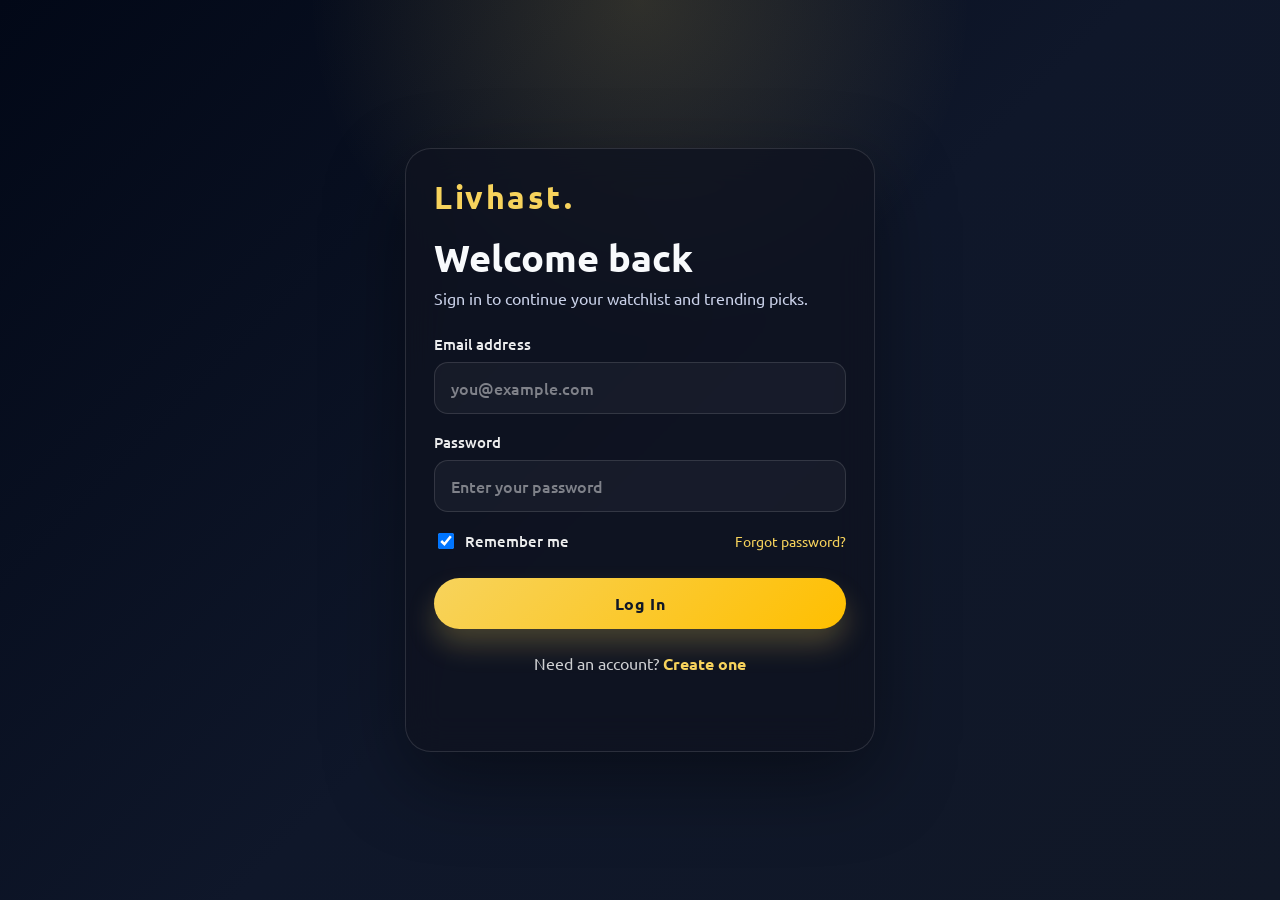
<file: Homepage/login.html>
<!DOCTYPE html>
<html lang="en">
<head>
    <meta charset="UTF-8">
    <meta name="viewport" content="width=device-width, initial-scale=1.0">
    <title>Livhast | Login</title>
    <link rel="preconnect" href="https://fonts.googleapis.com">
    <link rel="preconnect" href="https://fonts.gstatic.com" crossorigin>
    <link href="https://fonts.googleapis.com/css2?family=Ubuntu:wght@400;500;700&display=swap" rel="stylesheet">
    <link rel="stylesheet" href="auth.css">
</head>
<body class="auth-body">
    <div class="auth-shell">
        <div class="auth-card">
            <div class="brand-row">
                <a href="home.html" class="brand-mark">Livhast.</a>
            </div>
            <h1>Welcome back</h1>
            <p class="subtitle">Sign in to continue your watchlist and trending picks.</p>

            <form id="loginForm" novalidate>
                <label>
                    <span>Email address</span>
                    <input type="email" name="email" placeholder="you@example.com" required>
                </label>

                <label>
                    <span>Password</span>
                    <input type="password" name="password" placeholder="Enter your password" required>
                </label>

                <div class="row-inline">
                    <label class="checkbox-wrap">
                        <input type="checkbox" checked>
                        <span>Remember me</span>
                    </label>
                    <a href="#" class="mini-link">Forgot password?</a>
                </div>

                <button type="submit">Log In</button>
            </form>

            <p class="auth-footer">Need an account? <a href="signup.html">Create one</a></p>
            <p id="formMessage" class="form-message" aria-live="polite"></p>
        </div>
    </div>

    <script src="auth.js"></script>
</body>
</html>
</file>
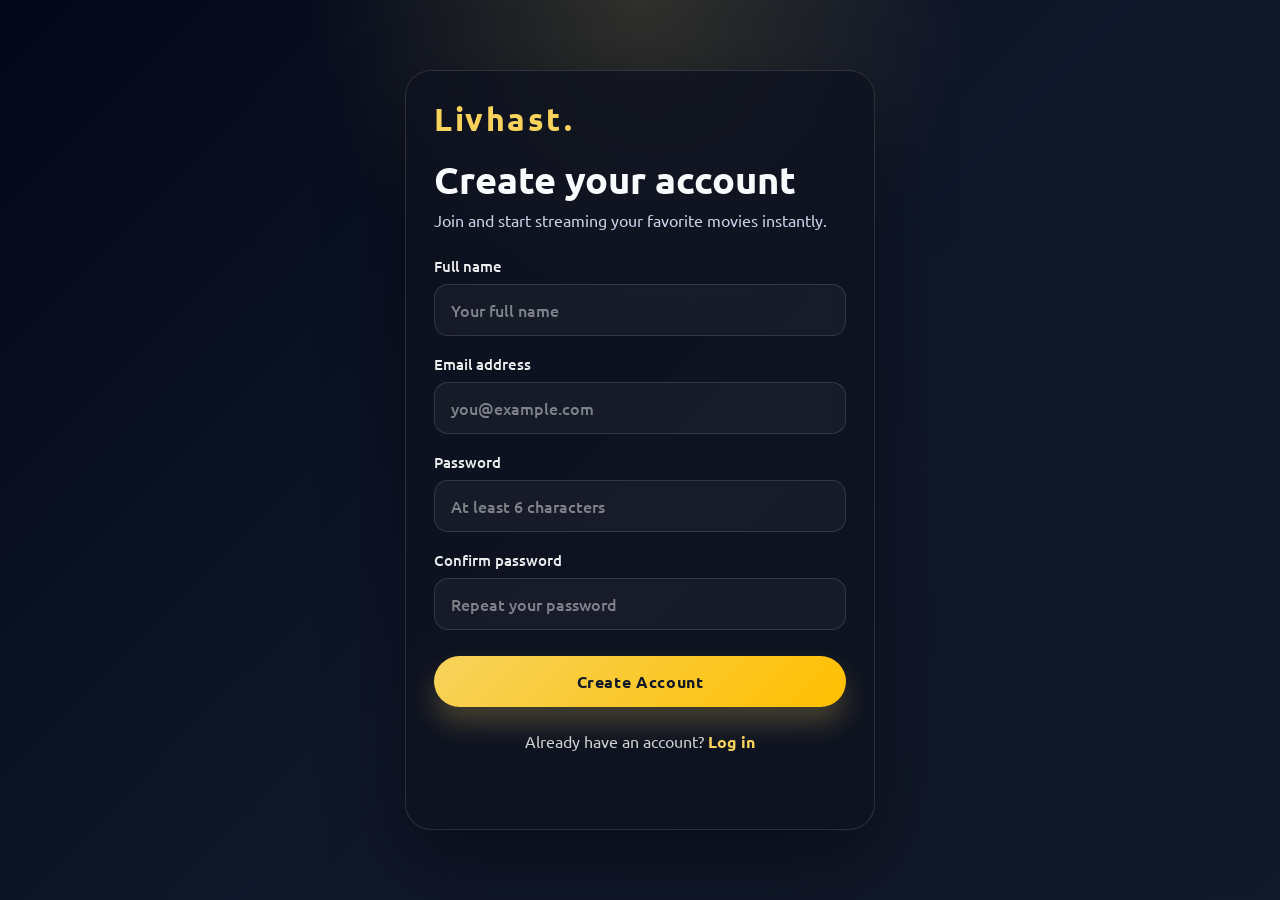
<file: Homepage/signup.html>
<!DOCTYPE html>
<html lang="en">
<head>
    <meta charset="UTF-8">
    <meta name="viewport" content="width=device-width, initial-scale=1.0">
    <title>Livhast | Sign Up</title>
    <link rel="preconnect" href="https://fonts.googleapis.com">
    <link rel="preconnect" href="https://fonts.gstatic.com" crossorigin>
    <link href="https://fonts.googleapis.com/css2?family=Ubuntu:wght@400;500;700&display=swap" rel="stylesheet">
    <link rel="stylesheet" href="auth.css">
</head>
<body class="auth-body">
    <div class="auth-shell">
        <div class="auth-card">
            <div class="brand-row">
                <a href="home.html" class="brand-mark">Livhast.</a>
            </div>
            <h1>Create your account</h1>
            <p class="subtitle">Join and start streaming your favorite movies instantly.</p>

            <form id="signupForm" novalidate>
                <label>
                    <span>Full name</span>
                    <input type="text" name="fullName" placeholder="Your full name" required>
                </label>

                <label>
                    <span>Email address</span>
                    <input type="email" name="email" placeholder="you@example.com" required>
                </label>

                <label>
                    <span>Password</span>
                    <input type="password" name="password" placeholder="At least 6 characters" required>
                </label>

                <label>
                    <span>Confirm password</span>
                    <input type="password" name="confirmPassword" placeholder="Repeat your password" required>
                </label>

                <button type="submit">Create Account</button>
            </form>

            <p class="auth-footer">Already have an account? <a href="login.html">Log in</a></p>
            <p id="formMessage" class="form-message" aria-live="polite"></p>
        </div>
    </div>

    <script src="auth.js"></script>
</body>
</html>
</file>
<file: Homepage/auth.css>
:root {
    --bg-dark: #070b17;
    --bg-panel: rgba(15, 18, 31, 0.8);
    --gold: #f7d35c;
    --gold-strong: #ffbf00;
    --text: #f8fafc;
    --muted: #dfe7ff;
    --line: rgba(255, 255, 255, 0.12);
    --danger: #ff6b6b;
    --success: #4ade80;
}

* {
    box-sizing: border-box;
}

.auth-body {
    margin: 0;
    min-height: 100vh;
    display: grid;
    place-items: center;
    font-family: 'Ubuntu', sans-serif;
    background:
        radial-gradient(circle at top, rgba(247, 211, 92, 0.16), transparent 30%),
        linear-gradient(135deg, #020817 0%, #0f172a 52%, #111827 100%);
    color: var(--text);
}

.auth-shell {
    width: min(100%, 1200px);
    padding: 32px 20px;
    display: flex;
    justify-content: center;
}

.auth-card {
    width: min(100%, 470px);
    background: rgba(15, 18, 31, 0.78);
    border: 1px solid var(--line);
    border-radius: 26px;
    box-shadow: 0 28px 80px rgba(0, 0, 0, 0.4);
    backdrop-filter: blur(18px);
    -webkit-backdrop-filter: blur(18px);
    padding: 28px 28px 22px;
}

.brand-row {
    margin-bottom: 18px;
}

.brand-mark {
    color: var(--gold);
    text-decoration: none;
    font-size: 2rem;
    font-weight: 700;
    letter-spacing: 0.08em;
}

.auth-card h1 {
    margin: 0 0 8px;
    font-size: clamp(2rem, 3vw, 2.8rem);
    line-height: 1.1;
}

.subtitle {
    margin: 0 0 22px;
    color: var(--muted);
    opacity: 0.9;
    line-height: 1.6;
}

form {
    display: flex;
    flex-direction: column;
    gap: 18px;
}

label {
    display: flex;
    flex-direction: column;
    gap: 8px;
    color: var(--text);
    font-weight: 500;
}

label span {
    color: rgba(255, 255, 255, 0.92);
    font-size: 0.95rem;
}

input {
    width: 100%;
    padding: 14px 16px;
    border-radius: 14px;
    border: 1px solid var(--line);
    background: rgba(255, 255, 255, 0.04);
    color: var(--text);
    font: inherit;
    transition: border-color 0.2s ease, box-shadow 0.2s ease;
}

input::placeholder {
    color: rgba(255, 255, 255, 0.45);
}

input:focus {
    outline: none;
    border-color: rgba(247, 211, 92, 0.8);
    box-shadow: 0 0 0 3px rgba(247, 211, 92, 0.12);
}

.row-inline {
    display: flex;
    justify-content: space-between;
    align-items: center;
    gap: 12px;
    font-size: 0.9rem;
}

.checkbox-wrap {
    display: inline-flex;
    flex-direction: row;
    align-items: center;
    gap: 8px;
    color: rgba(255, 255, 255, 0.8);
}

.checkbox-wrap input {
    width: 16px;
    height: 16px;
}

.mini-link {
    color: var(--gold);
    text-decoration: none;
}

button {
    margin-top: 8px;
    border: none;
    border-radius: 999px;
    color: #111827;
    background: linear-gradient(135deg, var(--gold), var(--gold-strong));
    padding: 15px 18px;
    font: inherit;
    font-weight: 700;
    letter-spacing: 0.04em;
    cursor: pointer;
    transition: transform 0.25s ease, box-shadow 0.25s ease;
    box-shadow: 0 16px 28px rgba(247, 211, 92, 0.24);
}

button:hover {
    transform: translateY(-1px);
    box-shadow: 0 18px 24px rgba(247, 211, 92, 0.3);
}

.auth-footer {
    margin-top: 24px;
    color: rgba(255, 255, 255, 0.8);
    text-align: center;
}

.auth-footer a {
    color: var(--gold);
    text-decoration: none;
    font-weight: 700;
}

.form-message {
    min-height: 24px;
    margin-top: 14px;
    text-align: center;
    font-size: 0.96rem;
    font-weight: 500;
    opacity: 0;
    transition: opacity 0.2s ease;
}

.form-message.show {
    opacity: 1;
}

.form-message.error {
    color: var(--danger);
}

.form-message.success {
    color: var(--success);
}

@media (max-width: 480px) {
    .auth-card {
        padding: 22px 18px 18px;
    }

    .row-inline {
        flex-direction: column;
        align-items: flex-start;
    }
}
</file>
